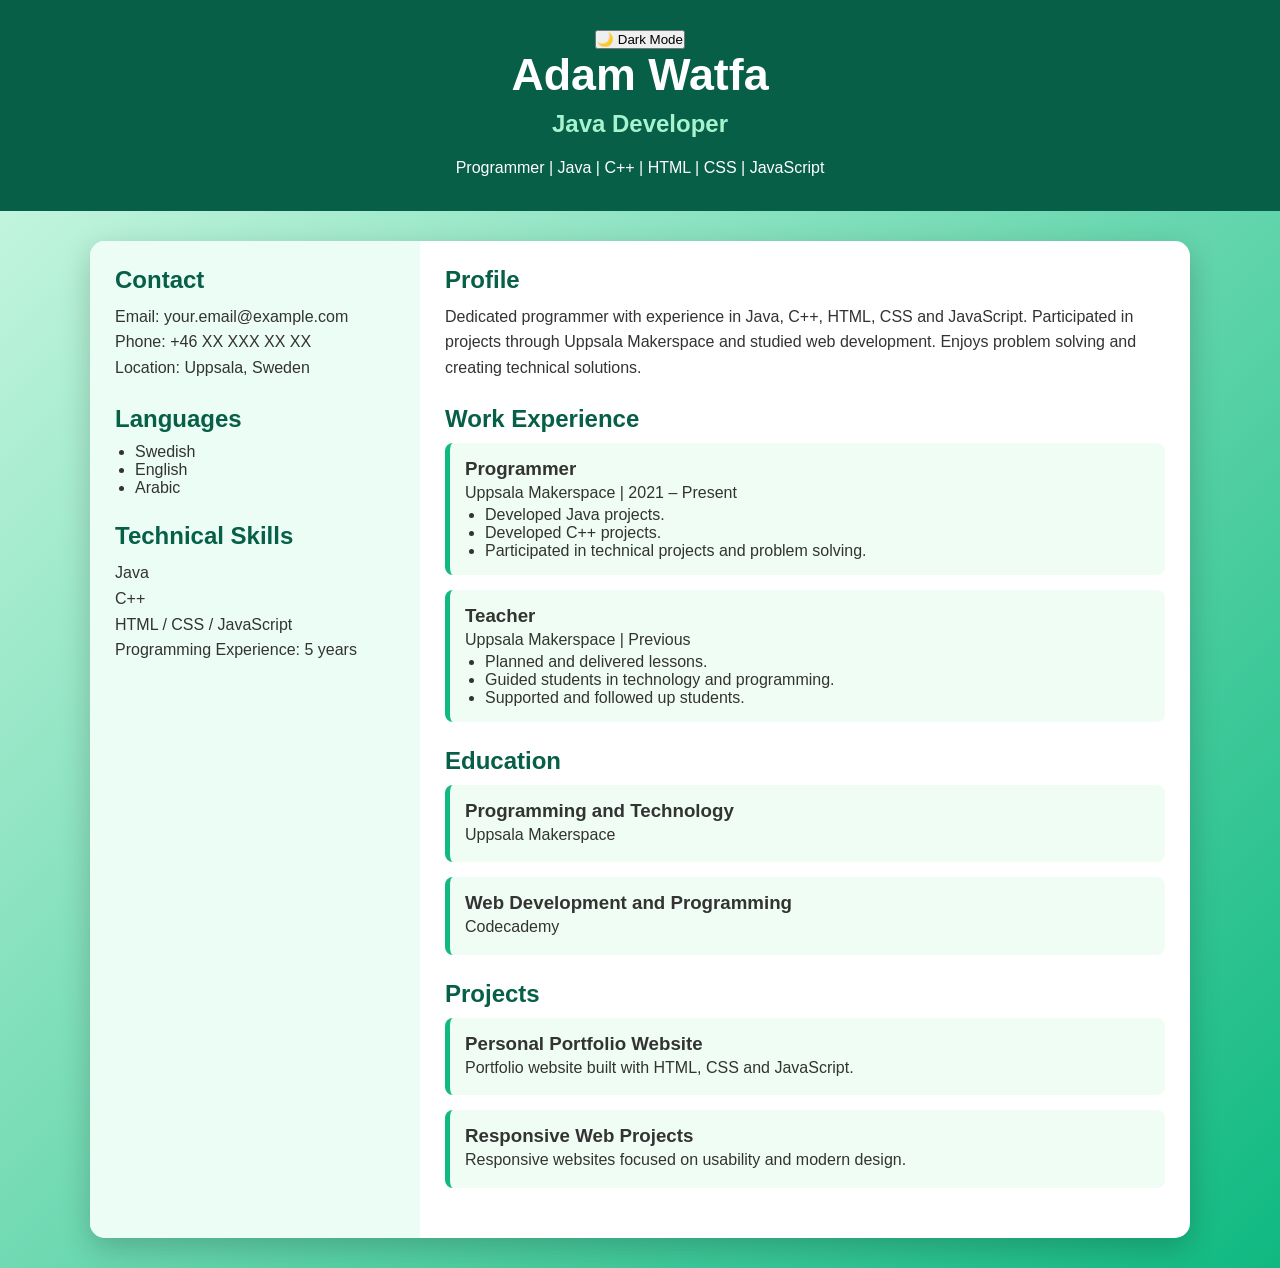
<file: nindex.html>
<!DOCTYPE html>
<html lang="en">
<head>
    <meta charset="UTF-8">
    <meta name="viewport" content="width=device-width, initial-scale=1.0">
    <title>Adam Watfa | Portfolio & Resume</title>

    <!-- CSS File -->
    <link rel="stylesheet" href="styyle.css">
</head>

<body>

<header>

    <button id="themeBtn">🌙 Dark Mode</button>

    <h1>Adam Watfa</h1>

    <h2 id="typing"></h2>

    <p>Programmer | Java | C++ | HTML | CSS | JavaScript</p>

</header>

<div class="container">

    <aside>

        <section>
            <h2>Contact</h2>
            <p>Email: your.email@example.com</p>
            <p>Phone: +46 XX XXX XX XX</p>
            <p>Location: Uppsala, Sweden</p>
        </section>

        <section>
            <h2>Languages</h2>
            <ul>
                <li>Swedish</li>
                <li>English</li>
                <li>Arabic</li>
            </ul>
        </section>

        <section>
            <h2>Technical Skills</h2>

            <p>Java</p>
            <div class="skill">
                <div class="progress java"></div>
            </div>

            <p>C++</p>
            <div class="skill">
                <div class="progress cpp"></div>
            </div>

            <p>HTML / CSS / JavaScript</p>
            <div class="skill">
                <div class="progress web"></div>
            </div>

            <p>
                Programming Experience:
                <span id="experience"></span> years
            </p>
        </section>

    </aside>

    <main>

        <section>
            <h2>Profile</h2>

            <p>
                Dedicated programmer with experience in Java, C++, HTML, CSS and JavaScript.
                Participated in projects through Uppsala Makerspace and studied web development.
                Enjoys problem solving and creating technical solutions.
            </p>
        </section>

        <section>

            <h2>Work Experience</h2>

            <article>
                <h3>Programmer</h3>
                <p>Uppsala Makerspace | 2021 – Present</p>

                <ul>
                    <li>Developed Java projects.</li>
                    <li>Developed C++ projects.</li>
                    <li>Participated in technical projects and problem solving.</li>
                </ul>
            </article>

            <article>
                <h3>Teacher</h3>
                <p>Uppsala Makerspace | Previous</p>

                <ul>
                    <li>Planned and delivered lessons.</li>
                    <li>Guided students in technology and programming.</li>
                    <li>Supported and followed up students.</li>
                </ul>
            </article>

        </section>

        <section>

            <h2>Education</h2>

            <article>
                <h3>Programming and Technology</h3>
                <p>Uppsala Makerspace</p>
            </article>

            <article>
                <h3>Web Development and Programming</h3>
                <p>Codecademy</p>
            </article>

        </section>

        <section>

            <h2>Projects</h2>

            <article>
                <h3>Personal Portfolio Website</h3>
                <p>
                    Portfolio website built with HTML, CSS and JavaScript.
                </p>
            </article>

            <article>
                <h3>Responsive Web Projects</h3>
                <p>
                    Responsive websites focused on usability and modern design.
                </p>
            </article>

        </section>

    </main>

</div>

<button id="topBtn">↑</button>

<!-- JavaScript File -->
<script src="script.js"></script>

</body>
</html>
</file>
<file: styyle.css>
*{
    margin:0;
    padding:0;
    box-sizing:border-box;
}

body{
    font-family:Arial, sans-serif;
    background:linear-gradient(135deg,#d1fae5,#10b981);
    color:#333;
}

header{
    background:#065f46;
    color:white;
    text-align:center;
    padding:30px;
}

header h1{
    font-size:2.8rem;
    margin-bottom:10px;
}

#typing{
    height:35px;
    color:#a7f3d0;
}

.container{
    max-width:1100px;
    margin:30px auto;
    display:flex;
    background:white;
    border-radius:15px;
    overflow:hidden;
    box-shadow:0 10px 30px rgba(0,0,0,0.2);
}

aside{
    width:30%;
    background:#ecfdf5;
    padding:25px;
}

main{
    width:70%;
    padding:25px;
}

section{
    margin-bottom:25px;
}

h2{
    color:#065f46;
    margin-bottom:10px;
}

p{
    line-height:1.6;
}

ul{
    padding-left:20px;
}

article{
    background:#f0fdf4;
    padding:15px;
    border-left:5px solid #10b981;
    border-radius:8px;
    margin-bottom:15px;
    transition:0.3s;
}

article:hover{
    transform:translateX(5px);
    box-shadow:0 5px 15px rgba(0,0,0,0.1);
}

/* Scroll Animation */

.hidden{
    opacity:0;
    transform:translateY(40px);
    transition:all .8s ease;
}

.show{
    opacity:1;
    transform:translateY(0);
}

/* Back to Top Button */

#topBtn{
    position:fixed;
    bottom:20px;
    right:20px;
    border:none;
    background:#10b981;
    color:white;
    font-size:20px;
    width:50px;
    height:50px;
    border-radius:50%;
    cursor:pointer;
    display:none;
    box-shadow:0 5px 15px rgba(0,0,0,.3);
}

#topBtn:hover{
    background:#065f46;
}

/* Responsive Design */

@media(max-width:768px){

    .container{
        flex-direction:column;
    }

    aside,
    main{
        width:100%;
    }

    header h1{
        font-size:2rem;
    }
}
</file>
